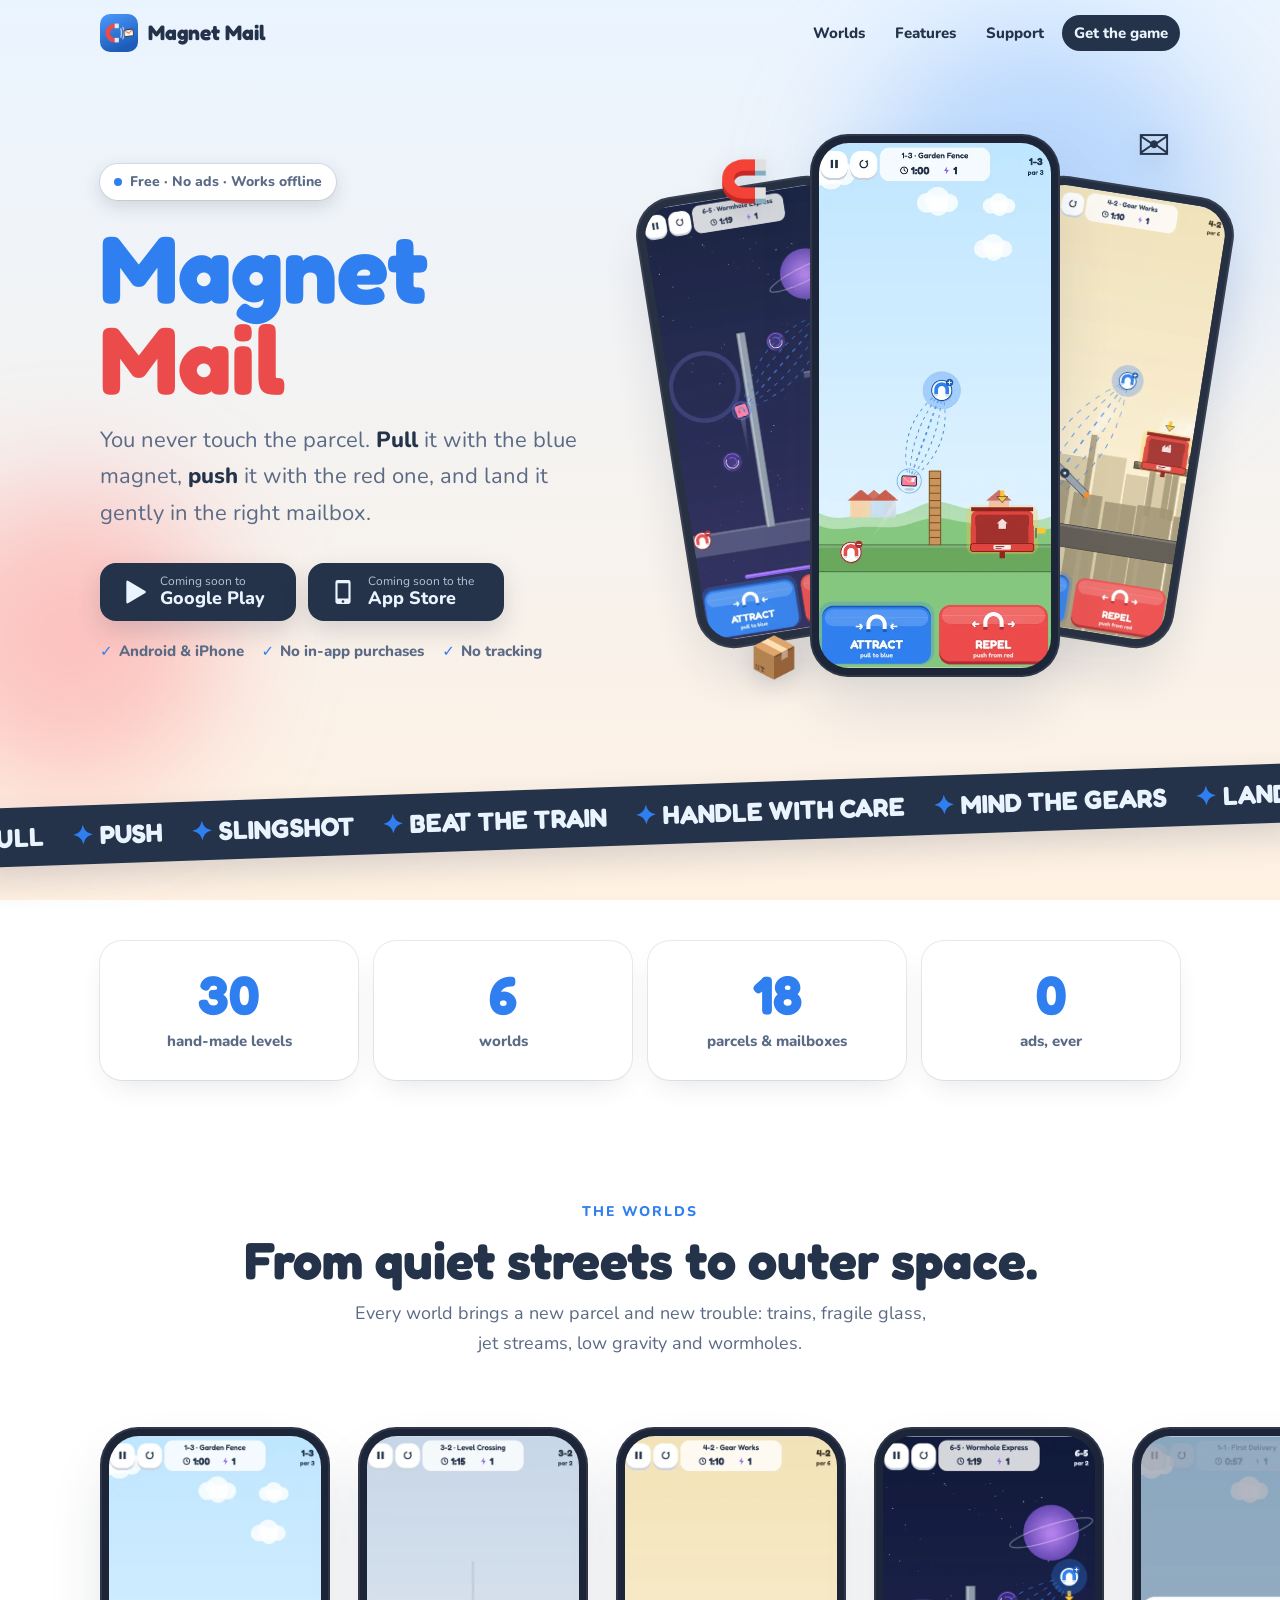
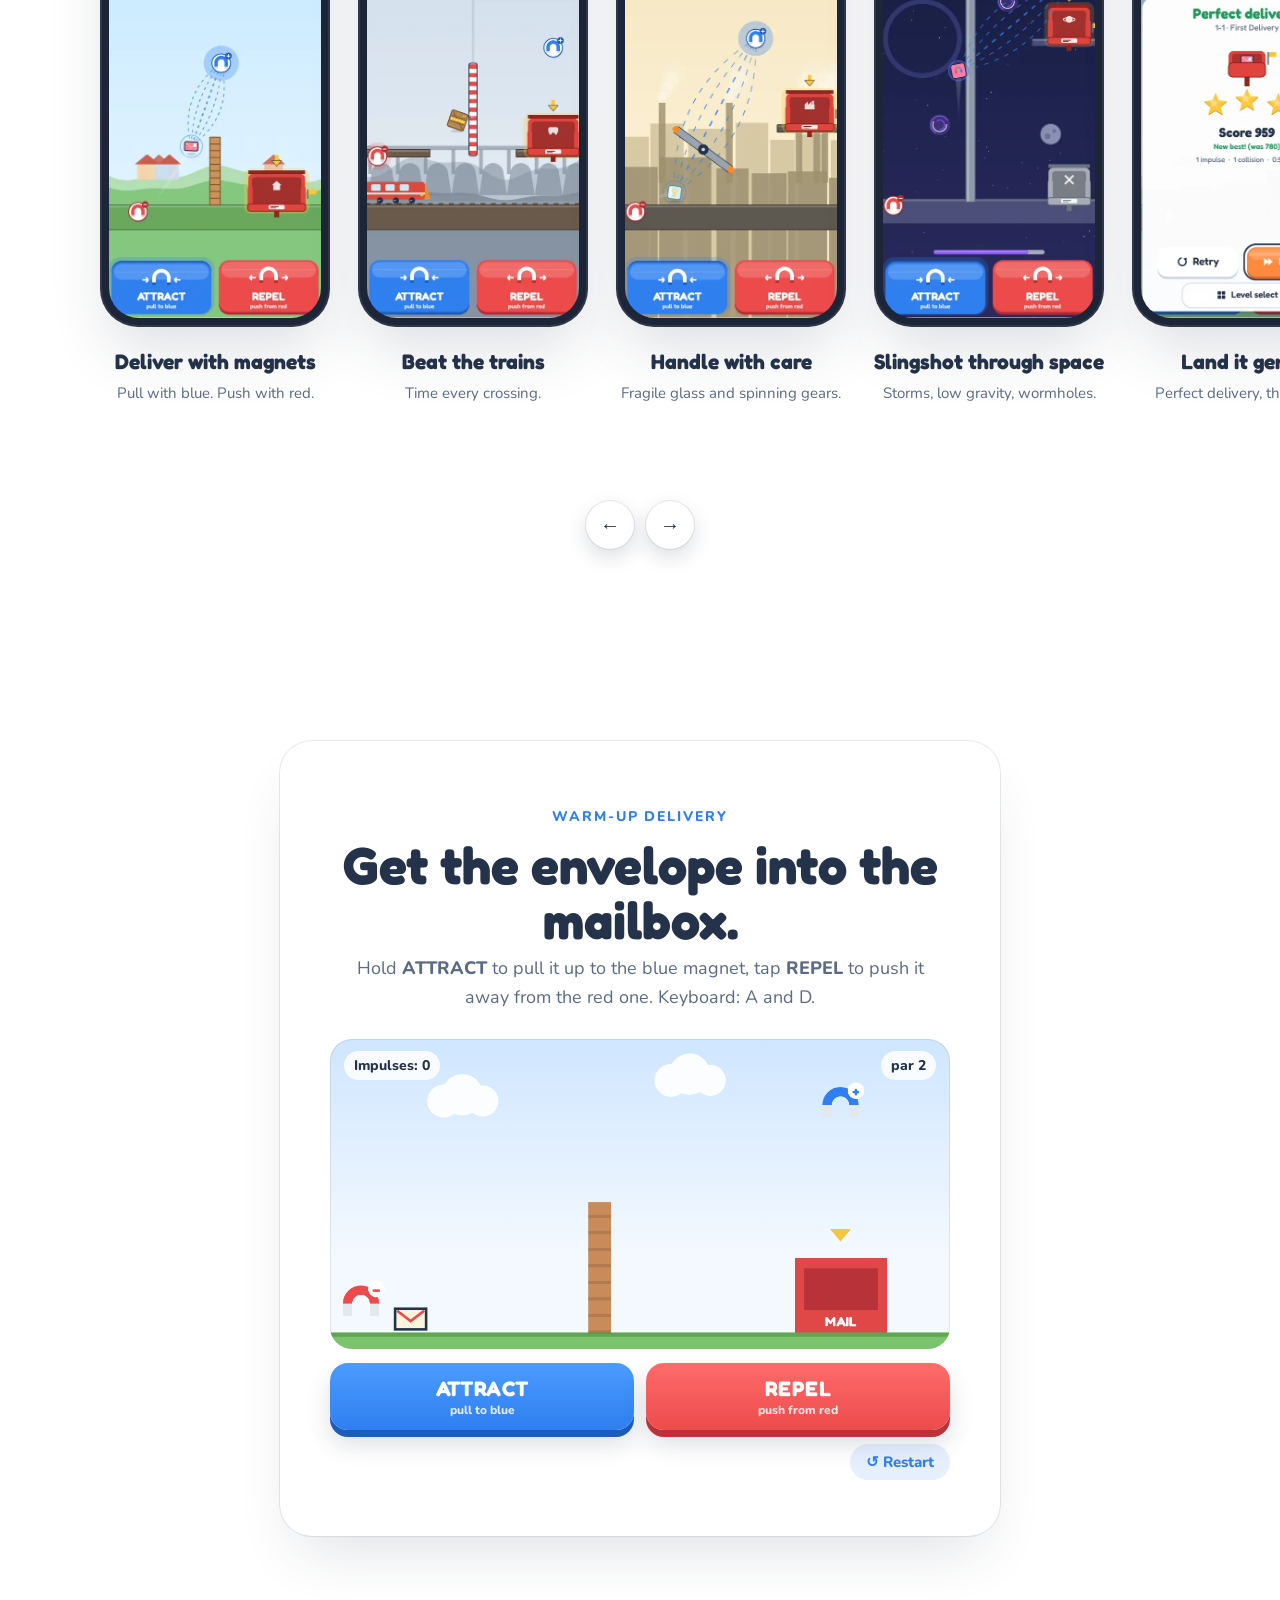
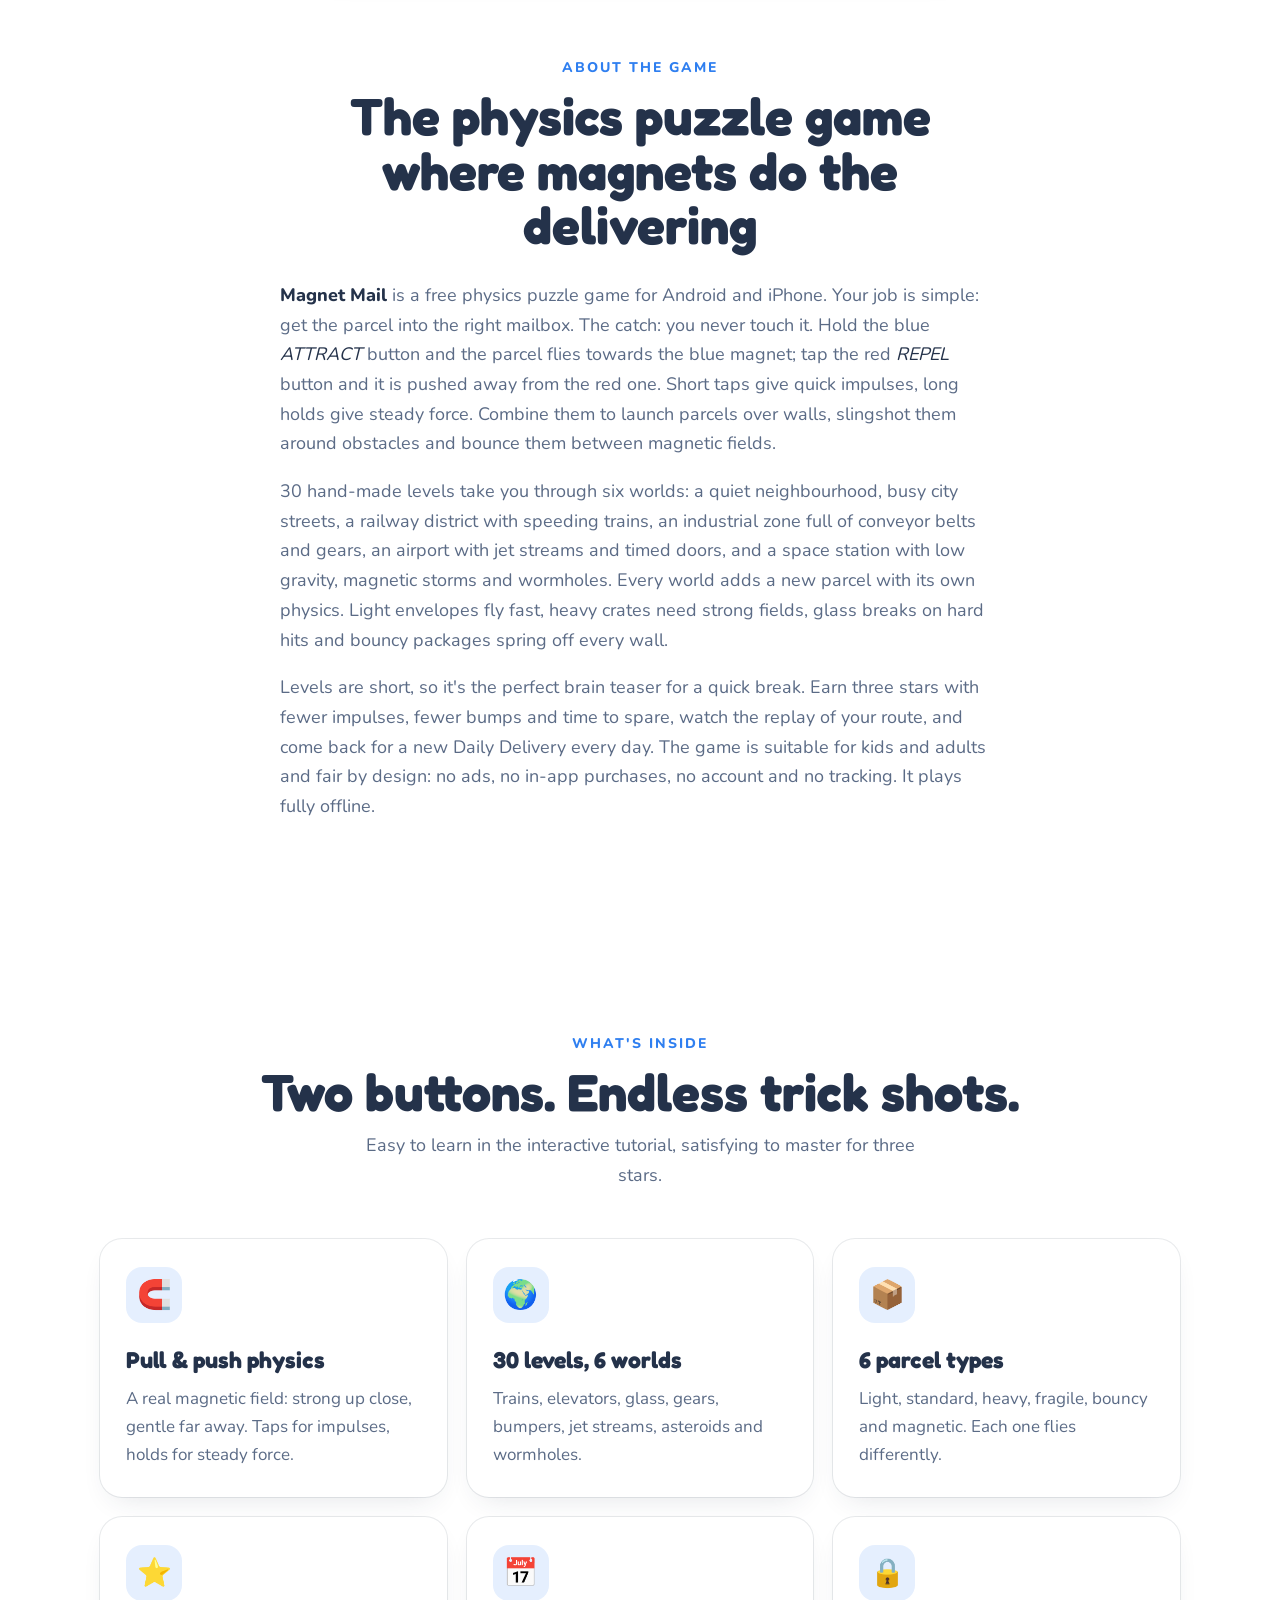
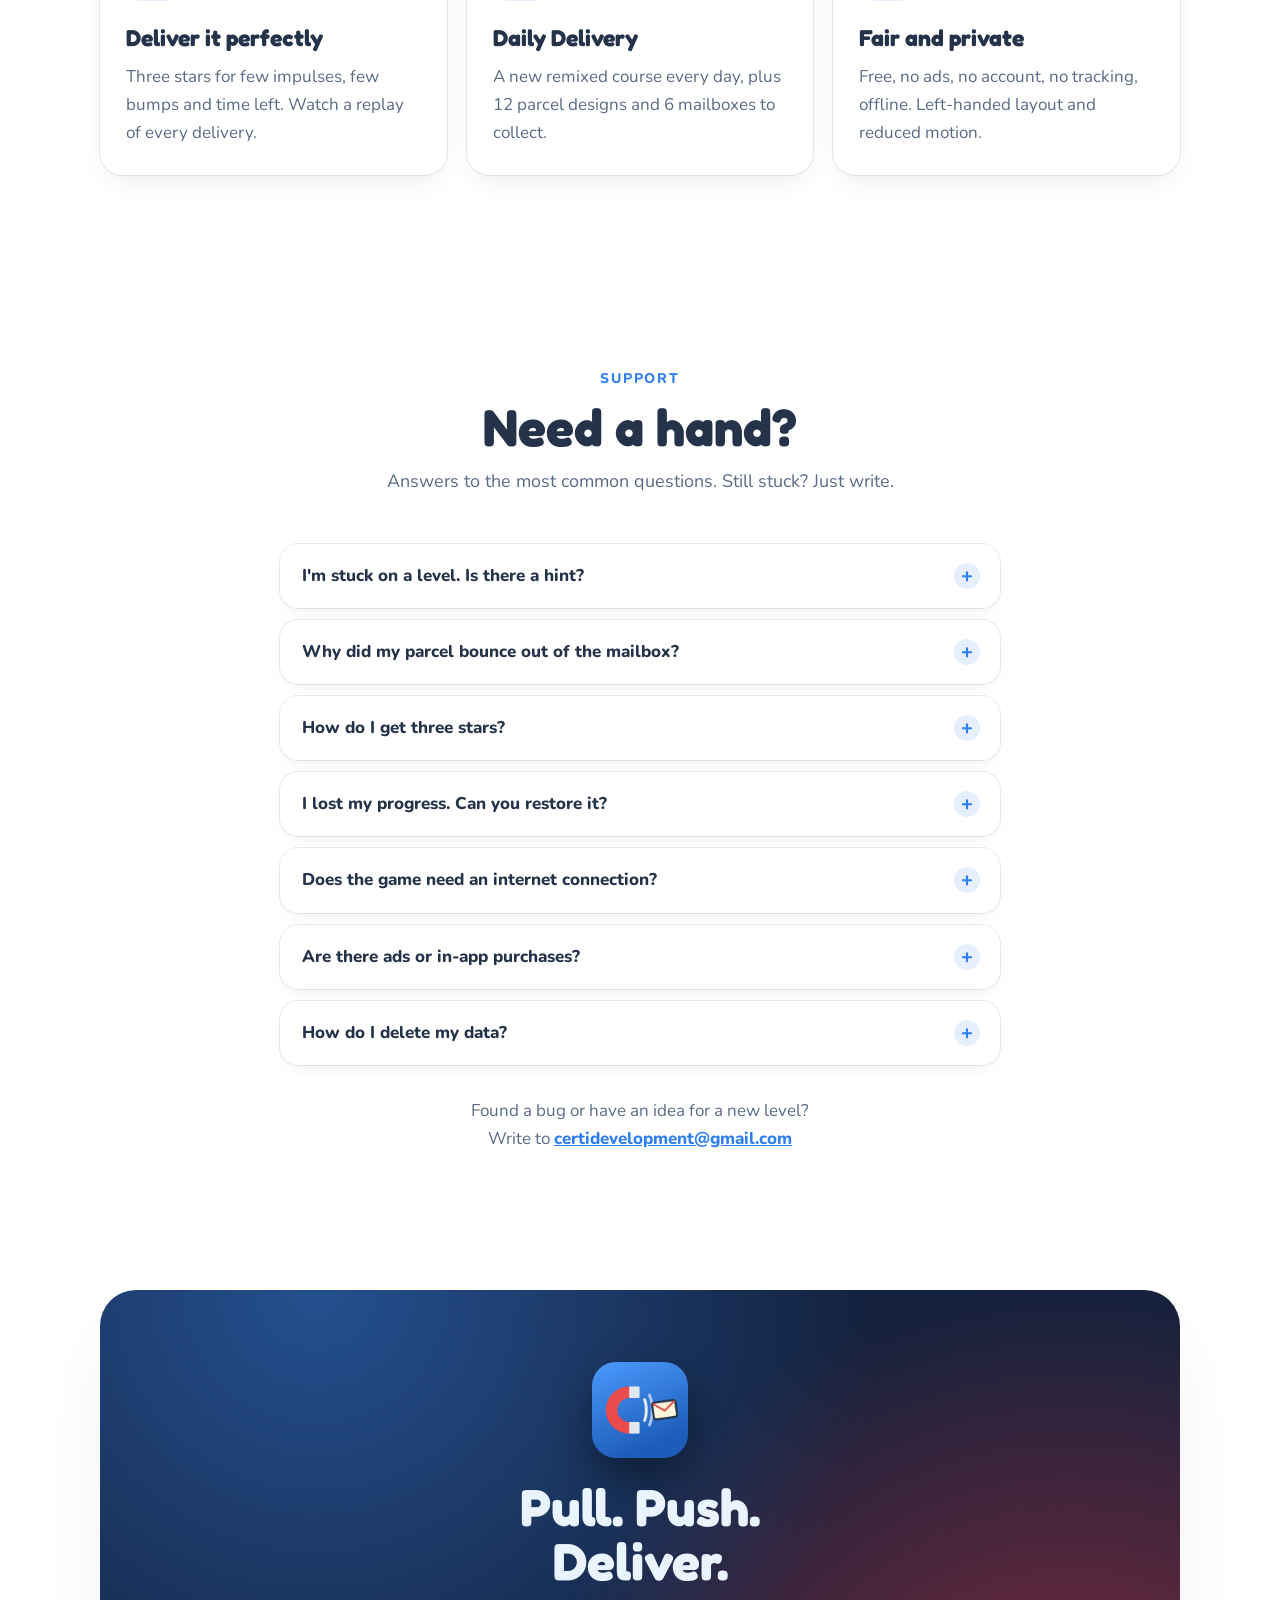
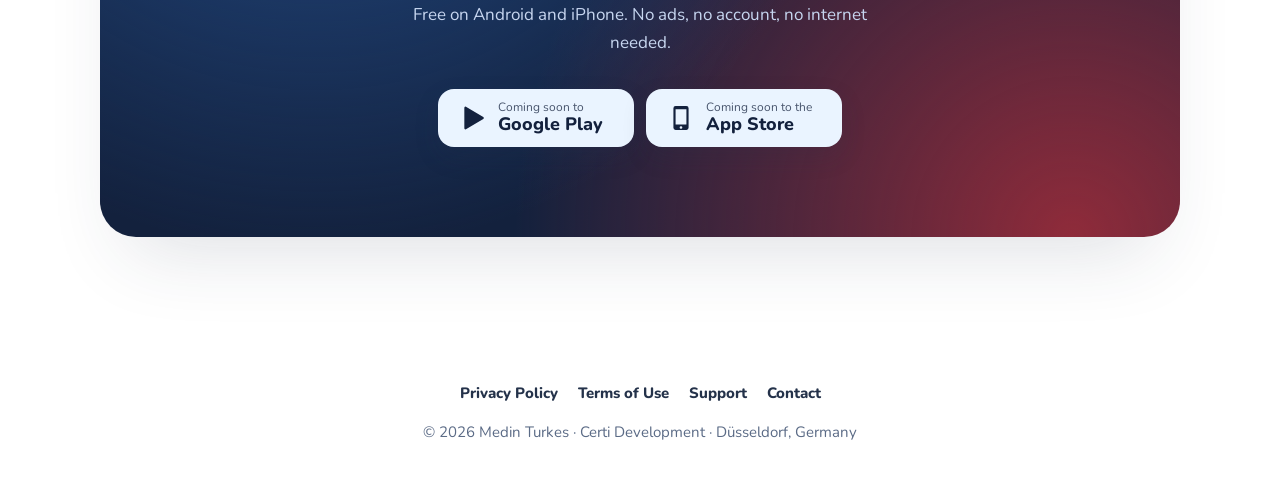
<file: index.html>
<!doctype html>
<html lang="en">
<head>
<meta charset="utf-8">
<meta name="viewport" content="width=device-width, initial-scale=1">
<title>Magnet Mail – Physics Puzzle Game with Magnets for Android &amp; iPhone (Free, No Ads)</title>
<meta name="description" content="Magnet Mail is a free physics puzzle game for Android and iPhone: pull and push parcels with magnets past trains, gears and wormholes into the right mailbox. 30 levels, daily challenge, no ads, works offline.">
<meta name="robots" content="index, follow, max-image-preview:large, max-snippet:-1">
<meta name="author" content="Medin Turkes">
<meta name="application-name" content="Magnet Mail">
<meta name="apple-mobile-web-app-title" content="Magnet Mail">
<meta name="theme-color" content="#EAF4FF" media="(prefers-color-scheme: light)">
<meta name="theme-color" content="#0F1A2E" media="(prefers-color-scheme: dark)">
<link rel="canonical" href="https://metur100.github.io/Magnet.Mail.Landing/">
<link rel="icon" href="favicon.ico" sizes="48x48">
<link rel="icon" type="image/png" sizes="96x96" href="assets/favicon-96.png">
<link rel="icon" type="image/png" sizes="192x192" href="assets/favicon-192.png">
<link rel="apple-touch-icon" href="assets/apple-touch-icon.png">
<link rel="manifest" href="site.webmanifest">
<link rel="preload" href="assets/fonts/Fredoka_700.woff2" as="font" type="font/woff2" crossorigin>
<link rel="preload" href="assets/phone/01-attract.webp" as="image" type="image/webp">
<link rel="stylesheet" href="assets/style.css">

<meta property="og:type" content="website">
<meta property="og:site_name" content="Magnet Mail">
<meta property="og:locale" content="en_US">
<meta property="og:title" content="Magnet Mail – Pull. Push. Deliver.">
<meta property="og:description" content="A free physics puzzle game for Android and iPhone: deliver parcels using nothing but magnets. 30 levels in 6 worlds. No ads, no tracking, fully offline.">
<meta property="og:url" content="https://metur100.github.io/Magnet.Mail.Landing/">
<meta property="og:image" content="https://metur100.github.io/Magnet.Mail.Landing/assets/og-image.jpg">
<meta property="og:image:width" content="1200">
<meta property="og:image:height" content="630">
<meta property="og:image:alt" content="Magnet Mail app icon next to phones showing parcels pulled by magnets towards a mailbox">
<meta name="twitter:card" content="summary_large_image">
<meta name="twitter:title" content="Magnet Mail – Pull. Push. Deliver.">
<meta name="twitter:description" content="A free physics puzzle game: deliver parcels using nothing but magnets. No ads, no tracking, fully offline.">
<meta name="twitter:image" content="https://metur100.github.io/Magnet.Mail.Landing/assets/og-image.jpg">
<meta name="twitter:image:alt" content="Magnet Mail app icon next to phones showing parcels pulled by magnets towards a mailbox">

<script type="application/ld+json">
{
  "@context": "https://schema.org",
  "@graph": [
    {
      "@type": "WebSite",
      "@id": "https://metur100.github.io/Magnet.Mail.Landing/#website",
      "url": "https://metur100.github.io/Magnet.Mail.Landing/",
      "name": "Magnet Mail",
      "inLanguage": "en",
      "publisher": { "@id": "https://metur100.github.io/Magnet.Mail.Landing/#org" }
    },
    {
      "@type": "Organization",
      "@id": "https://metur100.github.io/Magnet.Mail.Landing/#org",
      "name": "Certi Development",
      "founder": { "@type": "Person", "name": "Medin Turkes" },
      "email": "certidevelopment@gmail.com",
      "logo": "https://metur100.github.io/Magnet.Mail.Landing/assets/icon-512.png",
      "address": { "@type": "PostalAddress", "addressLocality": "Düsseldorf", "addressRegion": "NRW", "addressCountry": "DE" }
    },
    {
      "@type": ["MobileApplication", "VideoGame"],
      "@id": "https://metur100.github.io/Magnet.Mail.Landing/#app",
      "name": "Magnet Mail",
      "url": "https://metur100.github.io/Magnet.Mail.Landing/",
      "description": "A physics puzzle game where you deliver parcels using only magnetic force: pull with the blue magnet, push with the red one. 30 levels in 6 worlds, 6 parcel types with their own physics, a daily challenge and collectible parcels and mailboxes. Free, no ads, no tracking, fully offline.",
      "operatingSystem": "Android, iOS",
      "applicationCategory": "GameApplication",
      "applicationSubCategory": "Puzzle game",
      "genre": ["Puzzle", "Physics", "Casual"],
      "gamePlatform": ["Android", "iOS"],
      "playMode": "SinglePlayer",
      "numberOfPlayers": { "@type": "QuantitativeValue", "value": 1 },
      "softwareVersion": "1.0.0",
      "inLanguage": "en",
      "isAccessibleForFree": true,
      "image": "https://metur100.github.io/Magnet.Mail.Landing/assets/icon-512.png",
      "screenshot": [
        "https://metur100.github.io/Magnet.Mail.Landing/assets/phone/01-attract.webp",
        "https://metur100.github.io/Magnet.Mail.Landing/assets/phone/02-trains.webp",
        "https://metur100.github.io/Magnet.Mail.Landing/assets/phone/04-space.webp",
        "https://metur100.github.io/Magnet.Mail.Landing/assets/phone/05-delivered.webp"
      ],
      "offers": { "@type": "Offer", "price": "0", "priceCurrency": "EUR" },
      "author": { "@type": "Person", "name": "Medin Turkes" },
      "publisher": { "@id": "https://metur100.github.io/Magnet.Mail.Landing/#org" },
      "privacyPolicy": "https://metur100.github.io/Magnet.Mail.Landing/privacy.html"
    },
    {
      "@type": "FAQPage",
      "mainEntity": [
        { "@type": "Question", "name": "I'm stuck on a level. Is there a hint?", "acceptedAnswer": { "@type": "Answer", "text": "Yes. After a failed attempt choose Retry with a hint: the game shows a working route with every ATTRACT and REPEL press marked. Hints are free." } },
        { "@type": "Question", "name": "Why did my parcel bounce out of the mailbox?", "acceptedAnswer": { "@type": "Answer", "text": "It was the wrong mailbox, or the parcel came in too fast. Read the address on the mailbox and slow the parcel down by releasing ATTRACT a little earlier." } },
        { "@type": "Question", "name": "Can lost progress be restored?", "acceptedAnswer": { "@type": "Answer", "text": "Progress is stored only on your device, so it can't be restored after uninstalling the game or resetting progress." } },
        { "@type": "Question", "name": "Does Magnet Mail need an internet connection?", "acceptedAnswer": { "@type": "Answer", "text": "No. Everything, including the Daily Delivery, works fully offline." } },
        { "@type": "Question", "name": "Are there ads or in-app purchases?", "acceptedAnswer": { "@type": "Answer", "text": "No. The game is completely free, with no ads and no in-app purchases." } }
      ]
    }
  ]
}
</script>
<script>document.documentElement.classList.add('js');</script>
</head>
<body>
<div class="progress" id="progress" aria-hidden="true"></div>

<header class="top" id="top">
  <div class="wrap">
    <a class="brand" href="./"><img src="assets/favicon-96.png" alt="" width="38" height="38">Magnet Mail</a>
    <nav>
      <a class="opt" href="#worlds">Worlds</a>
      <a class="opt" href="#features">Features</a>
      <a class="opt" href="#support">Support</a>
      <a class="pill" href="#download">Get the game</a>
    </nav>
  </div>
</header>

<main>
  <!-- Hero -->
  <div class="hero">
    <div class="blob b1"></div>
    <div class="blob b2"></div>
    <div class="wrap hero-grid">
      <div>
        <span class="eyebrow reveal"><span class="dot"></span>Free · No ads · Works offline</span>
        <h1 class="reveal" style="--i:1">
          <span class="line" style="color:var(--accent)">Magnet</span>
          <span class="line"><span class="hot" style="color:var(--accent2)">Mail</span></span>
        </h1>
        <p class="tag reveal" style="--i:2">You never touch the parcel. <strong>Pull</strong> it with the blue magnet, <strong>push</strong> it with the red one, and land it gently in the right mailbox.</p>

        <!-- Store links: replace href="#" with the real URLs and remove aria-disabled once live:
             Google Play: https://play.google.com/store/apps/details?id=com.certidevelopment.magnetmail
             App Store:   https://apps.apple.com/app/idXXXXXXXXXX -->
        <div class="stores reveal" style="--i:3">
          <a class="store" href="#" aria-disabled="true">
            <svg viewBox="0 0 24 24" aria-hidden="true"><path d="M4 2.5v19a1 1 0 0 0 1.5.86l16-9.5a1 1 0 0 0 0-1.72l-16-9.5A1 1 0 0 0 4 2.5z"/></svg>
            <div><small>Coming soon to</small><span>Google Play</span></div>
          </a>
          <a class="store" href="#" aria-disabled="true">
            <svg viewBox="0 0 24 24" aria-hidden="true"><path d="M7 1h10a2 2 0 0 1 2 2v18a2 2 0 0 1-2 2H7a2 2 0 0 1-2-2V3a2 2 0 0 1 2-2zm0 3v14h10V4H7zm5 15.5a1.25 1.25 0 1 0 0 2.5 1.25 1.25 0 0 0 0-2.5z"/></svg>
            <div><small>Coming soon to the</small><span>App Store</span></div>
          </a>
        </div>
        <ul class="checks reveal" style="--i:4">
          <li>Android &amp; iPhone</li>
          <li>No in-app purchases</li>
          <li>No tracking</li>
        </ul>
      </div>

      <div class="phones parallax" data-speed="-0.08" aria-hidden="true">
        <div class="phone-set reveal zoom" style="--i:2">
          <div class="phone p-left float slow"><img src="assets/phone/04-space.webp" alt="" width="480" height="1043"></div>
          <div class="phone p-right float slower"><img src="assets/phone/03-industrial.webp" alt="" width="480" height="1043"></div>
          <div class="phone p-main float"><img src="assets/phone/01-attract.webp" alt="" width="480" height="1043"></div>
          <span class="sticker s1">🧲</span>
          <span class="sticker s2">✉️</span>
          <span class="sticker s3">📦</span>
        </div>
      </div>
    </div>
  </div>

  <!-- Marquee -->
  <div class="marquee" aria-hidden="true">
    <div class="track">
      <span>PULL<em>✦</em> PUSH<em>✦</em> SLINGSHOT<em>✦</em> BEAT THE TRAIN<em>✦</em> HANDLE WITH CARE<em>✦</em> MIND THE GEARS<em>✦</em> LAND IT GENTLY<em>✦</em> DELIVERED!<em>✦</em></span>
      <span>PULL<em>✦</em> PUSH<em>✦</em> SLINGSHOT<em>✦</em> BEAT THE TRAIN<em>✦</em> HANDLE WITH CARE<em>✦</em> MIND THE GEARS<em>✦</em> LAND IT GENTLY<em>✦</em> DELIVERED!<em>✦</em></span>
    </div>
  </div>

  <!-- Stats -->
  <section>
    <div class="wrap">
      <div class="stats">
        <div class="stat reveal" style="--i:0"><b data-count="30">30</b><span>hand-made levels</span></div>
        <div class="stat reveal" style="--i:1"><b data-count="6">6</b><span>worlds</span></div>
        <div class="stat reveal" style="--i:2"><b data-count="18">18</b><span>parcels &amp; mailboxes</span></div>
        <div class="stat reveal" style="--i:3"><b>0</b><span>ads, ever</span></div>
      </div>
    </div>
  </section>

  <!-- Gallery -->
  <section id="worlds" style="padding-top:24px">
    <div class="wrap">
      <span class="kicker reveal">The worlds</span>
      <h2 class="reveal" style="--i:1">From quiet streets to outer space.</h2>
      <p class="lead reveal" style="--i:2">Every world brings a new parcel and new trouble: trains, fragile glass, jet streams, low gravity and wormholes.</p>
    </div>
    <div class="gallery-wrap">
      <div class="gallery" id="gallery" tabindex="0" aria-label="Screenshots">
        <figure class="shot reveal" style="--i:0"><div class="phone"><img src="assets/phone/01-attract.webp" width="480" height="1043" loading="lazy" alt="An envelope being pulled over a garden fence towards the blue magnet"></div><figcaption><h3>Deliver with magnets</h3><p>Pull with blue. Push with red.</p></figcaption></figure>
        <figure class="shot reveal" style="--i:1"><div class="phone"><img src="assets/phone/02-trains.webp" width="480" height="1043" loading="lazy" alt="A heavy crate pushed across a level crossing while a train passes"></div><figcaption><h3>Beat the trains</h3><p>Time every crossing.</p></figcaption></figure>
        <figure class="shot reveal" style="--i:2"><div class="phone"><img src="assets/phone/03-industrial.webp" width="480" height="1043" loading="lazy" alt="A fragile glass parcel guided past a spinning gear in the industrial zone"></div><figcaption><h3>Handle with care</h3><p>Fragile glass and spinning gears.</p></figcaption></figure>
        <figure class="shot reveal" style="--i:3"><div class="phone"><img src="assets/phone/04-space.webp" width="480" height="1043" loading="lazy" alt="A magnetic parcel slingshotting through a space station with wormholes"></div><figcaption><h3>Slingshot through space</h3><p>Storms, low gravity, wormholes.</p></figcaption></figure>
        <figure class="shot reveal" style="--i:4"><div class="phone"><img src="assets/phone/05-delivered.webp" width="480" height="1043" loading="lazy" alt="Perfect delivery screen with three stars"></div><figcaption><h3>Land it gently</h3><p>Perfect delivery, three stars.</p></figcaption></figure>
        <figure class="shot reveal" style="--i:5"><div class="phone"><img src="assets/phone/06-worlds.webp" width="480" height="1043" loading="lazy" alt="World map with six worlds"></div><figcaption><h3>6 worlds</h3><p>Streets, trains, factories and more.</p></figcaption></figure>
        <figure class="shot reveal" style="--i:6"><div class="phone"><img src="assets/phone/07-collection.webp" width="480" height="1043" loading="lazy" alt="Parcel collection with gifts, pizza boxes and air mail"></div><figcaption><h3>Collect them all</h3><p>12 parcels and 6 mailboxes.</p></figcaption></figure>
        <figure class="shot reveal" style="--i:7"><div class="phone"><img src="assets/phone/08-menu.webp" width="480" height="1043" loading="lazy" alt="Main menu with the Daily Delivery"></div><figcaption><h3>A new delivery every day</h3><p>Daily Delivery with your own records.</p></figcaption></figure>
      </div>
      <div class="gallery-nav">
        <button type="button" data-dir="-1" aria-label="Previous screenshots">←</button>
        <button type="button" data-dir="1" aria-label="Next screenshots">→</button>
      </div>
    </div>
  </section>

  <!-- Try it -->
  <section>
    <div class="wrap narrow">
      <div class="tryit reveal zoom" id="tryit">
        <span class="kicker">Warm-up delivery</span>
        <h2>Get the envelope into the mailbox.</h2>
        <p class="lead">Hold <strong>ATTRACT</strong> to pull it up to the blue magnet, tap <strong>REPEL</strong> to push it away from the red one. Keyboard: A and D.</p>
        <div class="toy">
          <canvas id="toy" width="1200" height="600" aria-label="Mini game: a parcel, a blue magnet, a red magnet and a mailbox"></canvas>
          <div class="toy-hud" aria-hidden="true"><span id="toy-impulses">Impulses: 0</span><span>par 2</span></div>
          <div class="pad">
            <button type="button" class="attract" id="btn-attract">ATTRACT<small>pull to blue</small></button>
            <button type="button" class="repel" id="btn-repel">REPEL<small>push from red</small></button>
          </div>
          <div class="toy-foot">
            <p class="toy-msg" id="toy-msg" aria-live="polite"></p>
            <button type="button" class="reset" id="toy-reset">↺ Restart</button>
          </div>
        </div>
      </div>
    </div>
  </section>

  <!-- About -->
  <section id="about" style="padding-top:24px">
    <div class="wrap narrow about">
      <span class="kicker reveal">About the game</span>
      <h2 class="reveal" style="--i:1">The physics puzzle game where magnets do the delivering</h2>
      <p class="reveal" style="--i:2"><strong>Magnet Mail</strong> is a free physics puzzle game for Android and iPhone. Your job is simple: get the parcel into the right mailbox. The catch: you never touch it. Hold the blue <em>ATTRACT</em> button and the parcel flies towards the blue magnet; tap the red <em>REPEL</em> button and it is pushed away from the red one. Short taps give quick impulses, long holds give steady force. Combine them to launch parcels over walls, slingshot them around obstacles and bounce them between magnetic fields.</p>
      <p class="reveal" style="--i:3">30 hand-made levels take you through six worlds: a quiet neighbourhood, busy city streets, a railway district with speeding trains, an industrial zone full of conveyor belts and gears, an airport with jet streams and timed doors, and a space station with low gravity, magnetic storms and wormholes. Every world adds a new parcel with its own physics. Light envelopes fly fast, heavy crates need strong fields, glass breaks on hard hits and bouncy packages spring off every wall.</p>
      <p class="reveal" style="--i:4">Levels are short, so it's the perfect brain teaser for a quick break. Earn three stars with fewer impulses, fewer bumps and time to spare, watch the replay of your route, and come back for a new Daily Delivery every day. The game is suitable for kids and adults and fair by design: no ads, no in-app purchases, no account and no tracking. It plays fully offline.</p>
    </div>
  </section>

  <!-- Features -->
  <section id="features">
    <div class="wrap">
      <span class="kicker reveal">What's inside</span>
      <h2 class="reveal" style="--i:1">Two buttons. Endless trick shots.</h2>
      <p class="lead reveal" style="--i:2">Easy to learn in the interactive tutorial, satisfying to master for three stars.</p>
      <div class="grid">
        <div class="feature reveal" style="--i:0"><div class="ico" aria-hidden="true">🧲</div><h3>Pull &amp; push physics</h3><p>A real magnetic field: strong up close, gentle far away. Taps for impulses, holds for steady force.</p></div>
        <div class="feature reveal" style="--i:1"><div class="ico" aria-hidden="true">🌍</div><h3>30 levels, 6 worlds</h3><p>Trains, elevators, glass, gears, bumpers, jet streams, asteroids and wormholes.</p></div>
        <div class="feature reveal" style="--i:2"><div class="ico" aria-hidden="true">📦</div><h3>6 parcel types</h3><p>Light, standard, heavy, fragile, bouncy and magnetic. Each one flies differently.</p></div>
        <div class="feature reveal" style="--i:0"><div class="ico" aria-hidden="true">⭐</div><h3>Deliver it perfectly</h3><p>Three stars for few impulses, few bumps and time left. Watch a replay of every delivery.</p></div>
        <div class="feature reveal" style="--i:1"><div class="ico" aria-hidden="true">📅</div><h3>Daily Delivery</h3><p>A new remixed course every day, plus 12 parcel designs and 6 mailboxes to collect.</p></div>
        <div class="feature reveal" style="--i:2"><div class="ico" aria-hidden="true">🔒</div><h3>Fair and private</h3><p>Free, no ads, no account, no tracking, offline. Left-handed layout and reduced motion.</p></div>
      </div>
    </div>
  </section>

  <!-- Support -->
  <section id="support">
    <div class="wrap narrow">
      <span class="kicker reveal">Support</span>
      <h2 class="reveal" style="--i:1">Need a hand?</h2>
      <p class="lead reveal" style="--i:2">Answers to the most common questions. Still stuck? Just write.</p>
      <div class="faq">
        <details class="reveal">
          <summary>I'm stuck on a level. Is there a hint?</summary>
          <p>Yes. After a failed attempt choose <em>Retry with a hint</em>: the game shows a working route with every ATTRACT and REPEL press marked. Hints are free.</p>
        </details>
        <details class="reveal">
          <summary>Why did my parcel bounce out of the mailbox?</summary>
          <p>Either it was the wrong mailbox (check the address – wrong ones are marked with an ✕), or the parcel came in too fast. Release ATTRACT a little earlier so it slows down.</p>
        </details>
        <details class="reveal">
          <summary>How do I get three stars?</summary>
          <p>Deliver with no more impulses than the level's par, few collisions, no wrong mailbox and at least 30 % of the time left.</p>
        </details>
        <details class="reveal">
          <summary>I lost my progress. Can you restore it?</summary>
          <p>Progress is stored only on your device. We never receive it, so it can't be restored after uninstalling the game or resetting progress.</p>
        </details>
        <details class="reveal">
          <summary>Does the game need an internet connection?</summary>
          <p>No. Everything, including the Daily Delivery, works fully offline.</p>
        </details>
        <details class="reveal">
          <summary>Are there ads or in-app purchases?</summary>
          <p>No. The game is completely free.</p>
        </details>
        <details class="reveal">
          <summary>How do I delete my data?</summary>
          <p>Use Settings → Reset progress in the game, or uninstall it. Nothing is stored anywhere else. See the <a href="privacy.html">privacy policy</a>.</p>
        </details>
      </div>
      <p class="contact reveal">Found a bug or have an idea for a new level?<br>Write to <a href="mailto:certidevelopment@gmail.com">certidevelopment@gmail.com</a></p>
    </div>
  </section>

  <!-- CTA -->
  <section id="download" style="padding-top:24px">
    <div class="wrap">
      <div class="cta reveal zoom">
        <img src="assets/icon-512.png" alt="" width="96" height="96">
        <h2>Pull. Push.<br>Deliver.</h2>
        <p>Free on Android and iPhone. No ads, no account, no internet needed.</p>
        <div class="stores">
          <a class="store" href="#" aria-disabled="true">
            <svg viewBox="0 0 24 24" aria-hidden="true"><path d="M4 2.5v19a1 1 0 0 0 1.5.86l16-9.5a1 1 0 0 0 0-1.72l-16-9.5A1 1 0 0 0 4 2.5z"/></svg>
            <div><small>Coming soon to</small><span>Google Play</span></div>
          </a>
          <a class="store" href="#" aria-disabled="true">
            <svg viewBox="0 0 24 24" aria-hidden="true"><path d="M7 1h10a2 2 0 0 1 2 2v18a2 2 0 0 1-2 2H7a2 2 0 0 1-2-2V3a2 2 0 0 1 2-2zm0 3v14h10V4H7zm5 15.5a1.25 1.25 0 1 0 0 2.5 1.25 1.25 0 0 0 0-2.5z"/></svg>
            <div><small>Coming soon to the</small><span>App Store</span></div>
          </a>
        </div>
      </div>
    </div>
  </section>
</main>

<footer>
  <div class="wrap">
    <nav>
      <a href="privacy.html">Privacy Policy</a>
      <a href="terms.html">Terms of Use</a>
      <a href="#support">Support</a>
      <a href="mailto:certidevelopment@gmail.com">Contact</a>
    </nav>
    <p>© 2026 Medin Turkes · Certi Development · Düsseldorf, Germany</p>
  </div>
</footer>

<script src="assets/main.js" defer></script>
</body>
</html>
</file>
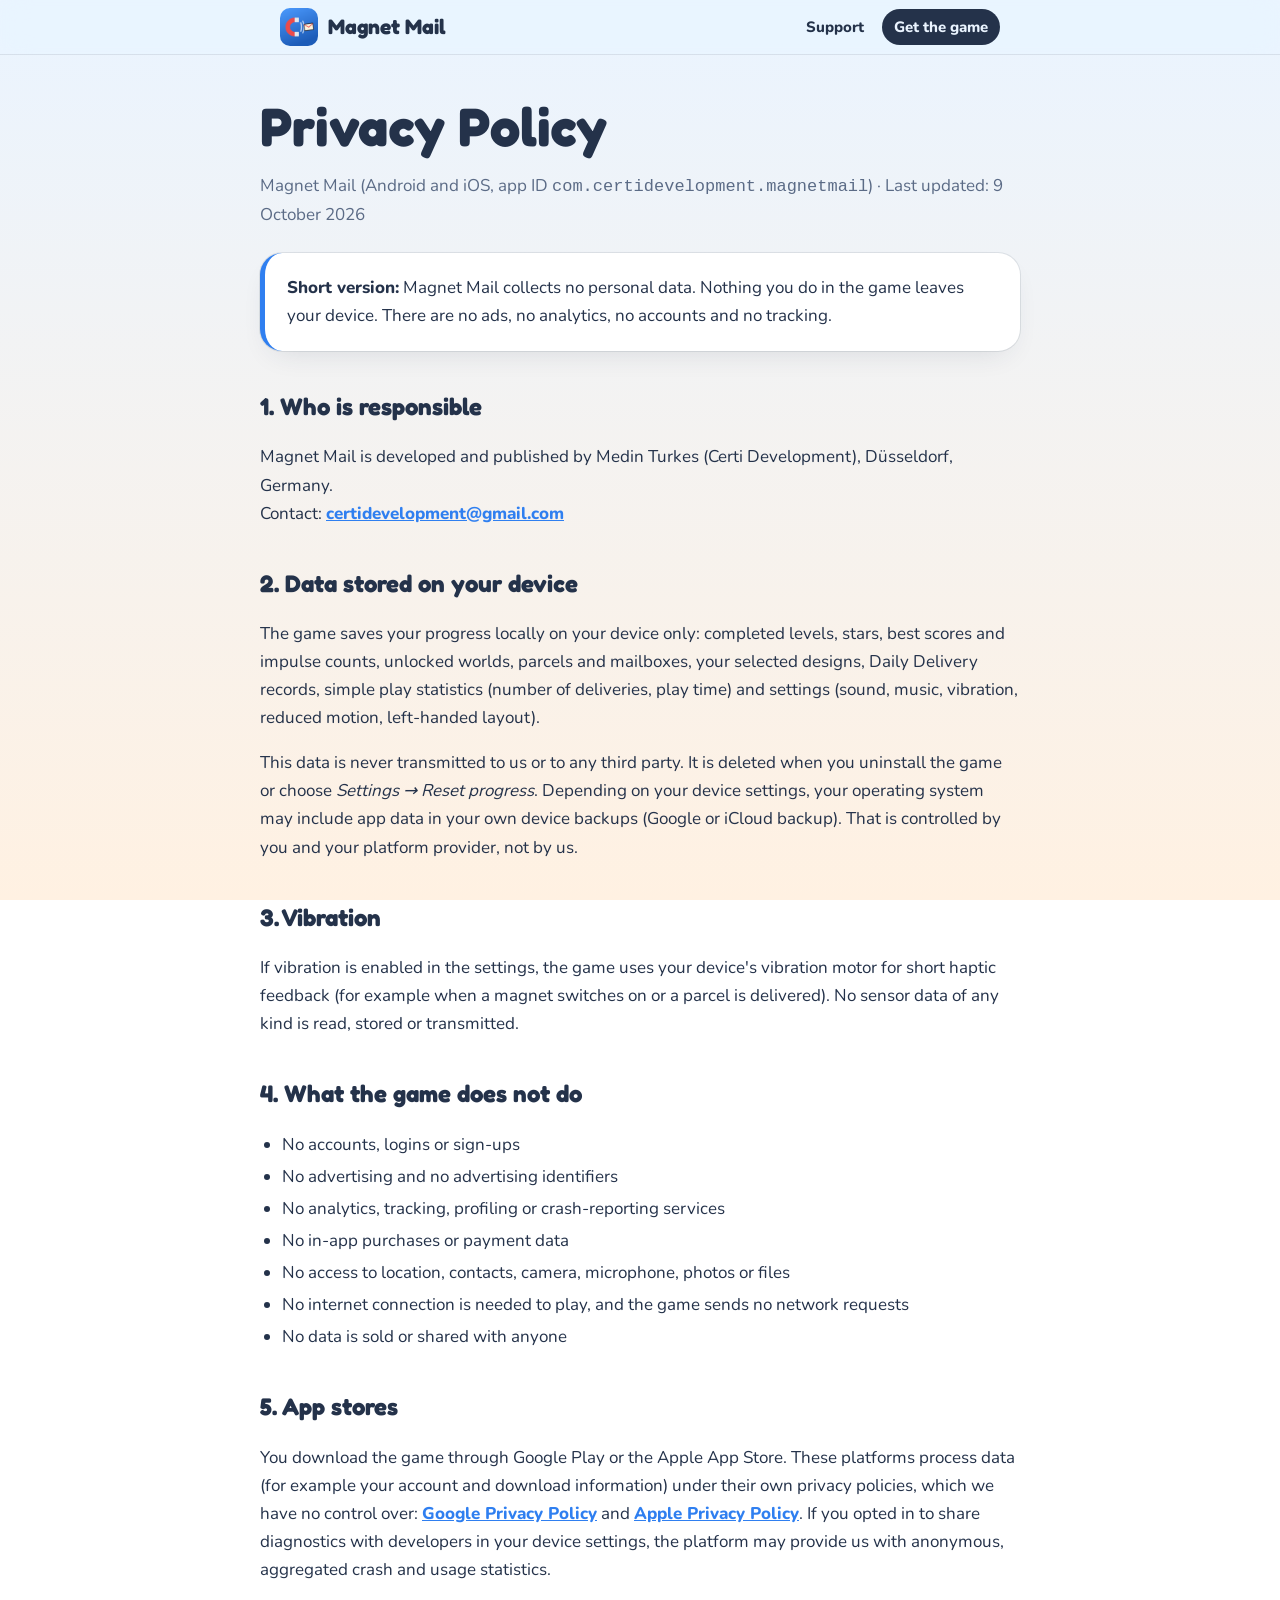
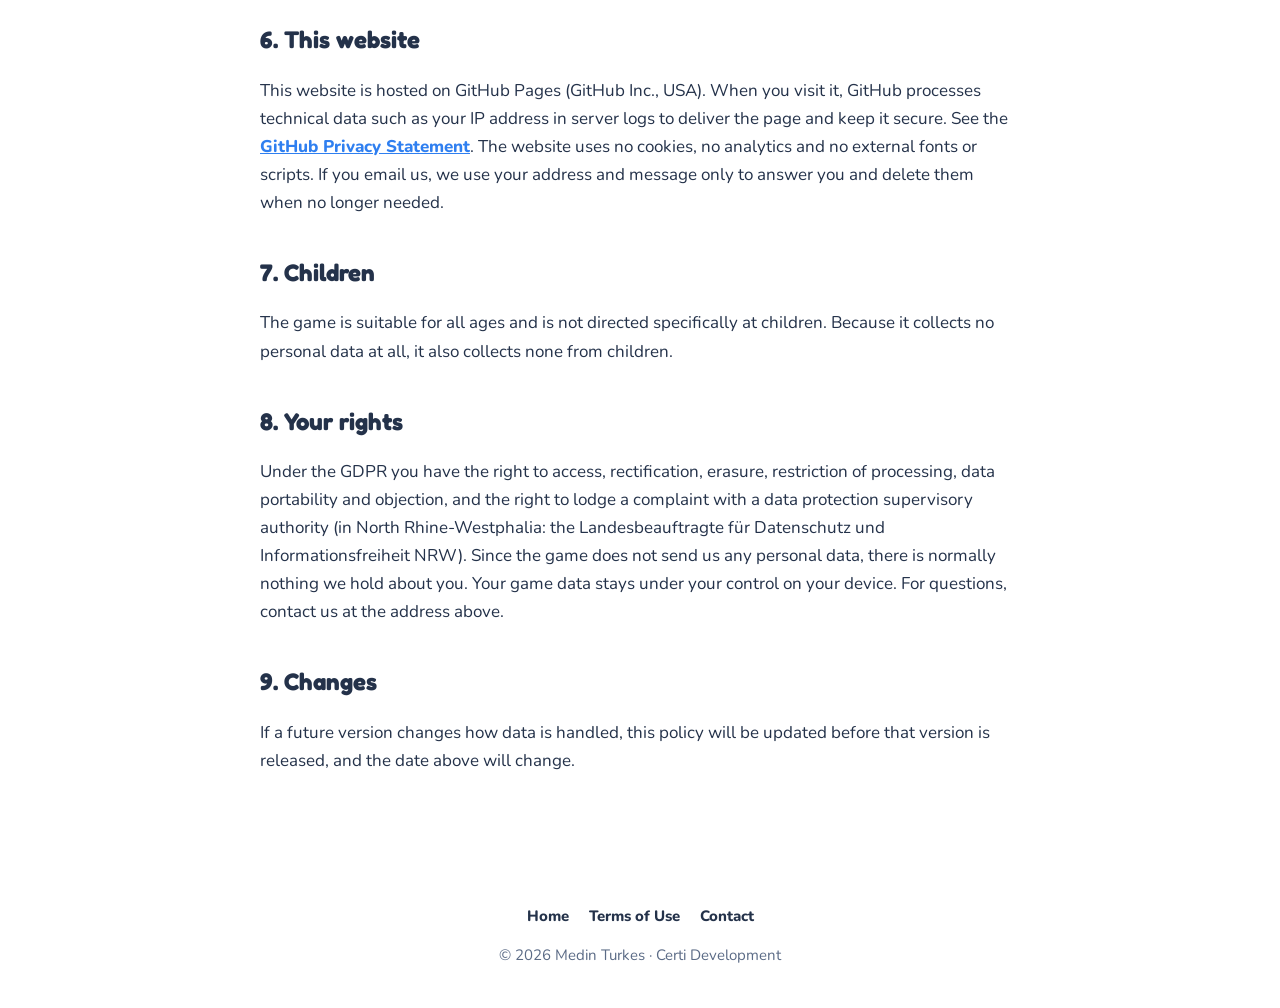
<file: privacy.html>
<!doctype html>
<html lang="en">
<head>
<meta charset="utf-8">
<meta name="viewport" content="width=device-width, initial-scale=1">
<title>Privacy Policy – Magnet Mail</title>
<meta name="description" content="Privacy policy for the mobile game Magnet Mail The game collects no personal data.">
<link rel="canonical" href="https://metur100.github.io/Magnet.Mail.Landing/privacy.html">
<meta name="robots" content="index, follow">
<meta name="theme-color" content="#EAF4FF" media="(prefers-color-scheme: light)">
<meta name="theme-color" content="#0F1A2E" media="(prefers-color-scheme: dark)">
<link rel="icon" href="favicon.ico" sizes="48x48">
<link rel="icon" type="image/png" sizes="96x96" href="assets/favicon-96.png">
<link rel="apple-touch-icon" href="assets/apple-touch-icon.png">
<link rel="manifest" href="site.webmanifest">
<meta property="og:type" content="article">
<meta property="og:site_name" content="Magnet Mail">
<meta property="og:title" content="Privacy Policy – Magnet Mail">
<meta property="og:url" content="https://metur100.github.io/Magnet.Mail.Landing/privacy.html">
<meta property="og:image" content="https://metur100.github.io/Magnet.Mail.Landing/assets/og-image.jpg">
<meta name="twitter:card" content="summary_large_image">
<script type="application/ld+json">
{"@context":"https://schema.org","@type":"BreadcrumbList","itemListElement":[{"@type":"ListItem","position":1,"name":"Magnet Mail","item":"https://metur100.github.io/Magnet.Mail.Landing/"},{"@type":"ListItem","position":2,"name":"Privacy Policy","item":"https://metur100.github.io/Magnet.Mail.Landing/privacy.html"}]}
</script>
<link rel="stylesheet" href="assets/style.css">
</head>
<body>
<header class="top scrolled">
  <div class="wrap narrow">
    <a class="brand" href="./"><img src="assets/favicon-96.png" alt="" width="38" height="38">Magnet Mail</a>
    <nav><a class="opt" href="./#support">Support</a><a class="pill" href="./#download">Get the game</a></nav>
  </div>
</header>

<main class="wrap narrow doc">
  <h1>Privacy Policy</h1>
  <p class="muted">Magnet Mail (Android and iOS, app ID <code>com.certidevelopment.magnetmail</code>) · Last updated: 9 October 2026</p>

  <div class="card">
    <p><strong>Short version:</strong> Magnet Mail collects no personal data. Nothing you do in the game leaves your device. There are no ads, no analytics, no accounts and no tracking.</p>
  </div>

  <h2>1. Who is responsible</h2>
  <p>Magnet Mail is developed and published by Medin Turkes (Certi Development), Düsseldorf, Germany.<br>
  Contact: <a href="mailto:certidevelopment@gmail.com">certidevelopment@gmail.com</a></p>

  <h2>2. Data stored on your device</h2>
  <p>The game saves your progress locally on your device only: completed levels, stars, best scores and impulse counts, unlocked worlds, parcels and mailboxes, your selected designs, Daily Delivery records, simple play statistics (number of deliveries, play time) and settings (sound, music, vibration, reduced motion, left-handed layout).</p>
  <p>This data is never transmitted to us or to any third party. It is deleted when you uninstall the game or choose <em>Settings → Reset progress</em>. Depending on your device settings, your operating system may include app data in your own device backups (Google or iCloud backup). That is controlled by you and your platform provider, not by us.</p>

  <h2>3. Vibration</h2>
  <p>If vibration is enabled in the settings, the game uses your device's vibration motor for short haptic feedback (for example when a magnet switches on or a parcel is delivered). No sensor data of any kind is read, stored or transmitted.</p>

  <h2>4. What the game does not do</h2>
  <ul>
    <li>No accounts, logins or sign-ups</li>
    <li>No advertising and no advertising identifiers</li>
    <li>No analytics, tracking, profiling or crash-reporting services</li>
    <li>No in-app purchases or payment data</li>
    <li>No access to location, contacts, camera, microphone, photos or files</li>
    <li>No internet connection is needed to play, and the game sends no network requests</li>
    <li>No data is sold or shared with anyone</li>
  </ul>

  <h2>5. App stores</h2>
  <p>You download the game through Google Play or the Apple App Store. These platforms process data (for example your account and download information) under their own privacy policies, which we have no control over: <a href="https://policies.google.com/privacy" rel="noopener">Google Privacy Policy</a> and <a href="https://www.apple.com/legal/privacy/" rel="noopener">Apple Privacy Policy</a>. If you opted in to share diagnostics with developers in your device settings, the platform may provide us with anonymous, aggregated crash and usage statistics.</p>

  <h2>6. This website</h2>
  <p>This website is hosted on GitHub Pages (GitHub Inc., USA). When you visit it, GitHub processes technical data such as your IP address in server logs to deliver the page and keep it secure. See the <a href="https://docs.github.com/en/site-policy/privacy-policies/github-general-privacy-statement" rel="noopener">GitHub Privacy Statement</a>. The website uses no cookies, no analytics and no external fonts or scripts. If you email us, we use your address and message only to answer you and delete them when no longer needed.</p>

  <h2>7. Children</h2>
  <p>The game is suitable for all ages and is not directed specifically at children. Because it collects no personal data at all, it also collects none from children.</p>

  <h2>8. Your rights</h2>
  <p>Under the GDPR you have the right to access, rectification, erasure, restriction of processing, data portability and objection, and the right to lodge a complaint with a data protection supervisory authority (in North Rhine-Westphalia: the Landesbeauftragte für Datenschutz und Informationsfreiheit NRW). Since the game does not send us any personal data, there is normally nothing we hold about you. Your game data stays under your control on your device. For questions, contact us at the address above.</p>

  <h2>9. Changes</h2>
  <p>If a future version changes how data is handled, this policy will be updated before that version is released, and the date above will change.</p>
</main>

<footer>
  <div class="wrap">
    <nav>
      <a href="./">Home</a>
      <a href="terms.html">Terms of Use</a>
      <a href="mailto:certidevelopment@gmail.com">Contact</a>
    </nav>
    <p>© 2026 Medin Turkes · Certi Development</p>
  </div>
</footer>
</body>
</html>
</file>
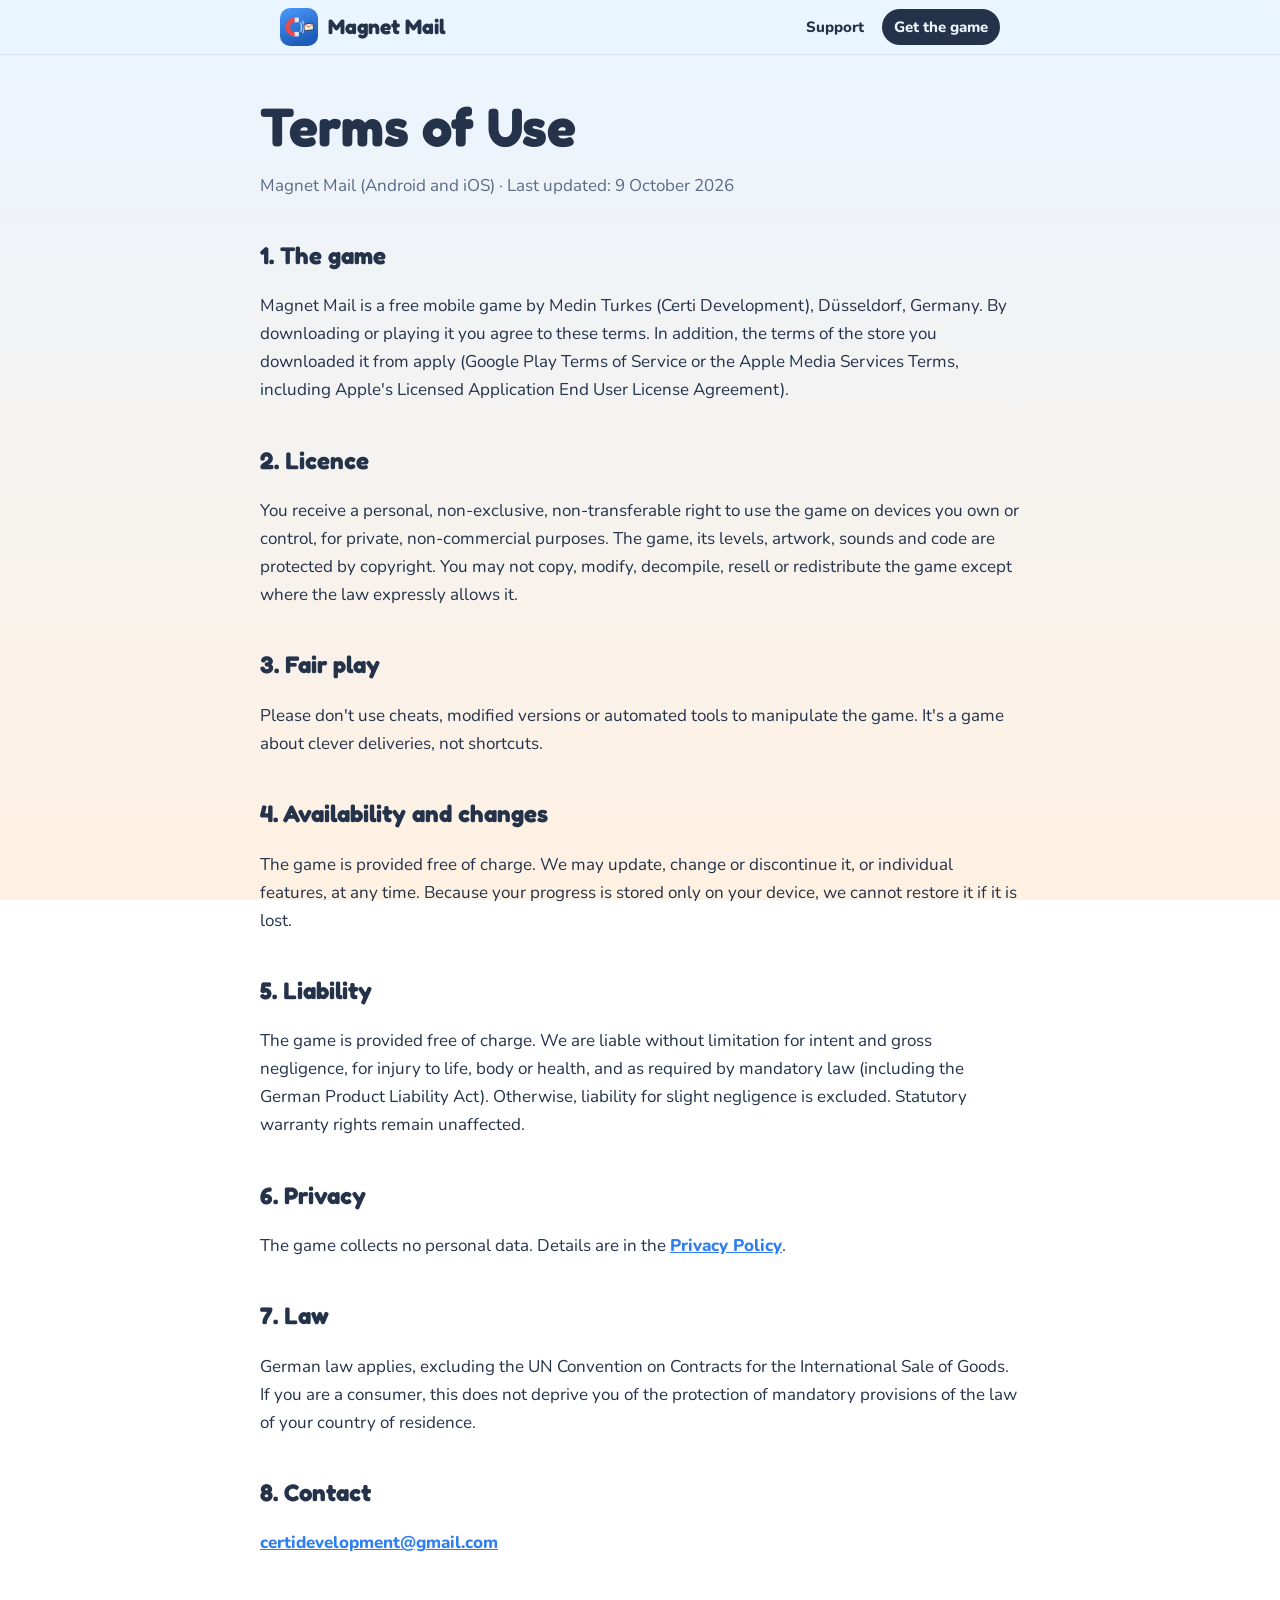
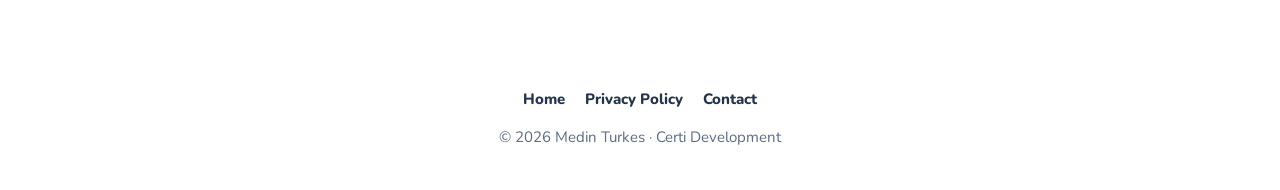
<file: terms.html>
<!doctype html>
<html lang="en">
<head>
<meta charset="utf-8">
<meta name="viewport" content="width=device-width, initial-scale=1">
<title>Terms of Use – Magnet Mail</title>
<meta name="description" content="Terms of use for the mobile game Magnet Mail">
<link rel="canonical" href="https://metur100.github.io/Magnet.Mail.Landing/terms.html">
<meta name="robots" content="index, follow">
<meta name="theme-color" content="#EAF4FF" media="(prefers-color-scheme: light)">
<meta name="theme-color" content="#0F1A2E" media="(prefers-color-scheme: dark)">
<link rel="icon" href="favicon.ico" sizes="48x48">
<link rel="icon" type="image/png" sizes="96x96" href="assets/favicon-96.png">
<link rel="apple-touch-icon" href="assets/apple-touch-icon.png">
<link rel="manifest" href="site.webmanifest">
<meta property="og:type" content="article">
<meta property="og:site_name" content="Magnet Mail">
<meta property="og:title" content="Terms of Use – Magnet Mail">
<meta property="og:url" content="https://metur100.github.io/Magnet.Mail.Landing/terms.html">
<meta property="og:image" content="https://metur100.github.io/Magnet.Mail.Landing/assets/og-image.jpg">
<meta name="twitter:card" content="summary_large_image">
<script type="application/ld+json">
{"@context":"https://schema.org","@type":"BreadcrumbList","itemListElement":[{"@type":"ListItem","position":1,"name":"Magnet Mail","item":"https://metur100.github.io/Magnet.Mail.Landing/"},{"@type":"ListItem","position":2,"name":"Terms of Use","item":"https://metur100.github.io/Magnet.Mail.Landing/terms.html"}]}
</script>
<link rel="stylesheet" href="assets/style.css">
</head>
<body>
<header class="top scrolled">
  <div class="wrap narrow">
    <a class="brand" href="./"><img src="assets/favicon-96.png" alt="" width="38" height="38">Magnet Mail</a>
    <nav><a class="opt" href="./#support">Support</a><a class="pill" href="./#download">Get the game</a></nav>
  </div>
</header>

<main class="wrap narrow doc">
  <h1>Terms of Use</h1>
  <p class="muted">Magnet Mail (Android and iOS) · Last updated: 9 October 2026</p>

  <h2>1. The game</h2>
  <p>Magnet Mail is a free mobile game by Medin Turkes (Certi Development), Düsseldorf, Germany. By downloading or playing it you agree to these terms. In addition, the terms of the store you downloaded it from apply (Google Play Terms of Service or the Apple Media Services Terms, including Apple's Licensed Application End User License Agreement).</p>

  <h2>2. Licence</h2>
  <p>You receive a personal, non-exclusive, non-transferable right to use the game on devices you own or control, for private, non-commercial purposes. The game, its levels, artwork, sounds and code are protected by copyright. You may not copy, modify, decompile, resell or redistribute the game except where the law expressly allows it.</p>

  <h2>3. Fair play</h2>
  <p>Please don't use cheats, modified versions or automated tools to manipulate the game. It's a game about clever deliveries, not shortcuts.</p>

  <h2>4. Availability and changes</h2>
  <p>The game is provided free of charge. We may update, change or discontinue it, or individual features, at any time. Because your progress is stored only on your device, we cannot restore it if it is lost.</p>

  <h2>5. Liability</h2>
  <p>The game is provided free of charge. We are liable without limitation for intent and gross negligence, for injury to life, body or health, and as required by mandatory law (including the German Product Liability Act). Otherwise, liability for slight negligence is excluded. Statutory warranty rights remain unaffected.</p>

  <h2>6. Privacy</h2>
  <p>The game collects no personal data. Details are in the <a href="privacy.html">Privacy Policy</a>.</p>

  <h2>7. Law</h2>
  <p>German law applies, excluding the UN Convention on Contracts for the International Sale of Goods. If you are a consumer, this does not deprive you of the protection of mandatory provisions of the law of your country of residence.</p>

  <h2>8. Contact</h2>
  <p><a href="mailto:certidevelopment@gmail.com">certidevelopment@gmail.com</a></p>
</main>

<footer>
  <div class="wrap">
    <nav>
      <a href="./">Home</a>
      <a href="privacy.html">Privacy Policy</a>
      <a href="mailto:certidevelopment@gmail.com">Contact</a>
    </nav>
    <p>© 2026 Medin Turkes · Certi Development</p>
  </div>
</footer>
</body>
</html>
</file>
<file: assets/style.css>
@font-face { font-family: "Fredoka"; src: url("fonts/Fredoka_600.woff2") format("woff2"); font-weight: 600; font-display: swap; }
@font-face { font-family: "Fredoka"; src: url("fonts/Fredoka_700.woff2") format("woff2"); font-weight: 700; font-display: swap; }
@font-face { font-family: "Nunito"; src: url("fonts/Nunito_400Regular.woff2") format("woff2"); font-weight: 400; font-display: swap; }
@font-face { font-family: "Nunito"; src: url("fonts/Nunito_800ExtraBold.woff2") format("woff2"); font-weight: 800; font-display: swap; }

:root {
  --bg: #EAF4FF;
  --bg2: #FFF1E2;
  --text: #24324A;
  --muted: #5B6B86;
  --accent: #2F7FF0;
  --accent-dark: #1D5CB8;
  --accent-soft: rgba(47, 127, 240, .12);
  --accent2: #EC4B4B;
  --card: #FFFFFF;
  --line: #24324A;
  --hairline: rgba(36, 50, 74, .1);
  --shadow: rgba(36, 50, 74, .16);
  --header: rgba(234, 244, 255, .75);
  --radius: 22px;
  --ease: cubic-bezier(.22, 1, .36, 1);
}
@media (prefers-color-scheme: dark) {
  :root {
    --bg: #0F1A2E;
    --bg2: #1F1B33;
    --text: #EAF2FF;
    --muted: #A9B8D3;
    --accent: #5B9BFF;
    --accent-dark: #2F6BD0;
    --accent-soft: rgba(91, 155, 255, .14);
    --accent2: #FF6B6B;
    --card: #1A2740;
    --line: #EAF2FF;
    --hairline: rgba(234, 242, 255, .12);
    --shadow: rgba(0, 0, 0, .45);
    --header: rgba(15, 26, 46, .72);
  }
}

* { box-sizing: border-box; }
html { scroll-behavior: smooth; scroll-padding-top: 80px; overflow-x: clip; }
body {
  margin: 0;
  min-height: 100vh;
  background: linear-gradient(180deg, var(--bg) 0%, var(--bg2) 100%) fixed;
  color: var(--text);
  font: 17px/1.65 "Nunito", system-ui, -apple-system, "Segoe UI", sans-serif;
  overflow-x: hidden;
}
h1, h2, h3, .brand, .display { font-family: "Fredoka", "Nunito", sans-serif; font-weight: 700; letter-spacing: 0; }
a { color: var(--accent); font-weight: 800; }
img { max-width: 100%; display: block; }
:focus-visible { outline: 3px solid var(--accent2); outline-offset: 3px; border-radius: 6px; }

.wrap { max-width: 1120px; margin: 0 auto; padding: 0 20px; }
.narrow { max-width: 760px; }
.muted { color: var(--muted); }

/* ---------- Scroll progress ---------- */
.progress {
  position: fixed; inset: 0 0 auto 0; height: 3px; z-index: 60;
  background: linear-gradient(90deg, var(--accent), var(--accent2));
  transform-origin: 0 50%; transform: scaleX(0);
}

/* ---------- Header ---------- */
header.top {
  position: sticky; top: 0; z-index: 50;
  padding: 14px 0;
  transition: background .3s, box-shadow .3s, padding .3s;
}
header.top.scrolled {
  background: var(--header);
  -webkit-backdrop-filter: saturate(160%) blur(14px);
  backdrop-filter: saturate(160%) blur(14px);
  box-shadow: 0 1px 0 var(--hairline);
  padding: 8px 0;
}
header.top .wrap { display: flex; align-items: center; justify-content: space-between; gap: 12px; }
.brand { display: flex; align-items: center; gap: 10px; color: var(--text); text-decoration: none; font-size: 21px; white-space: nowrap; }
.brand img { width: 38px; height: 38px; border-radius: 10px; transition: transform .4s var(--ease); }
.brand:hover img { transform: rotate(-12deg) scale(1.08); }
header nav { display: flex; align-items: center; gap: 6px; white-space: nowrap; }
header nav a { color: var(--text); text-decoration: none; font-size: 15px; padding: 6px 12px; border-radius: 999px; transition: background .2s, color .2s; }
header nav a:hover { background: var(--accent-soft); color: var(--accent); }
header nav a.pill { background: var(--text); color: var(--bg); }
header nav a.pill:hover { background: var(--accent); color: #fff; }
@media (max-width: 640px) {
  header nav a.opt { display: none; }
  .brand { font-size: 18px; }
  .brand img { width: 32px; height: 32px; }
}

/* ---------- Reveal on scroll ---------- */
.js .reveal { opacity: 0; transform: translateY(28px); transition: opacity .8s var(--ease), transform .8s var(--ease); transition-delay: calc(var(--i, 0) * 90ms); }
.js .reveal.in { opacity: 1; transform: none; }
.js .reveal.from-left { transform: translateX(-36px); }
.js .reveal.from-right { transform: translateX(36px); }
.js .reveal.zoom { transform: scale(.92); }
.js .reveal.in.from-left, .js .reveal.in.from-right, .js .reveal.in.zoom { transform: none; }

/* ---------- Hero ---------- */
.hero { position: relative; padding: 48px 0 72px; }
.hero-grid { display: grid; grid-template-columns: 1.05fr .95fr; align-items: center; gap: 48px; }
.eyebrow {
  display: inline-flex; align-items: center; gap: 8px;
  padding: 6px 14px; border-radius: 999px;
  background: var(--card); box-shadow: 0 0 0 1px var(--hairline), 0 6px 18px var(--shadow);
  font-size: 14px; font-weight: 800; color: var(--muted);
}
.eyebrow .dot { width: 8px; height: 8px; border-radius: 50%; background: var(--accent); box-shadow: 0 0 0 0 var(--accent); animation: ping 1.8s infinite; }
@keyframes ping { 70% { box-shadow: 0 0 0 9px transparent; } 100% { box-shadow: 0 0 0 0 transparent; } }

.hero h1 { font-size: clamp(52px, 8.4vw, 96px); line-height: .95; margin: 22px 0 18px; }
.hero h1 .line { display: block; }
.hero h1 .hot { color: var(--accent); display: inline-block; transform-origin: 50% 80%; animation: wiggle 3.2s ease-in-out infinite; }
@keyframes wiggle { 0%, 82%, 100% { transform: rotate(0); } 86% { transform: rotate(-6deg) scale(1.04); } 90% { transform: rotate(5deg) scale(1.04); } 94% { transform: rotate(-3deg); } }
.hero .tag { font-size: clamp(18px, 2.2vw, 22px); color: var(--muted); max-width: 500px; margin: 0; }
.hero .tag strong { color: var(--text); }

.stores { display: flex; flex-wrap: wrap; gap: 12px; margin: 32px 0 18px; }
.store {
  display: inline-flex; align-items: center; gap: 12px;
  min-width: 196px; padding: 11px 22px;
  background: var(--text); color: var(--bg);
  border-radius: 16px; text-decoration: none; text-align: left; line-height: 1.2;
  box-shadow: 0 10px 24px var(--shadow);
  transition: transform .25s var(--ease), box-shadow .25s var(--ease);
}
.store:hover { transform: translateY(-3px); box-shadow: 0 16px 32px var(--shadow); }
.store svg { width: 26px; height: 26px; flex: none; fill: currentColor; }
.store small { display: block; font-weight: 400; font-size: 12px; opacity: .75; }
.store span { font-weight: 800; font-size: 18px; }
.store[aria-disabled="true"] { cursor: default; }
.checks { display: flex; flex-wrap: wrap; gap: 6px 18px; padding: 0; margin: 0; list-style: none; font-size: 15px; color: var(--muted); font-weight: 800; }
.checks li::before { content: "✓"; color: var(--accent); margin-right: 6px; }

/* Phone mockups */
.phones { position: relative; height: 600px; }
.phone-set { position: absolute; inset: 0; }
.phone {
  position: absolute; width: 250px; aspect-ratio: 480 / 1043;
  border-radius: 38px; padding: 9px;
  background: #1D2638;
  box-shadow: 0 30px 60px -10px var(--shadow), inset 0 0 0 2px rgba(255, 255, 255, .08);
}
.phone img { width: 100%; height: 100%; object-fit: cover; border-radius: 30px; }
.phones .p-main { left: 50%; top: 20px; margin-left: -125px; z-index: 3; }
.phones .p-left { left: 50%; top: 70px; margin-left: -270px; z-index: 2; width: 210px; transform: rotate(-9deg); opacity: .95; }
.phones .p-right { left: 50%; top: 70px; margin-left: 60px; z-index: 1; width: 210px; transform: rotate(9deg); opacity: .95; }
.float { animation: float 6s ease-in-out infinite; }
.float.slow { animation-duration: 7.5s; animation-delay: -2s; }
.float.slower { animation-duration: 8.5s; animation-delay: -4s; }
@keyframes float { 50% { translate: 0 -14px; } }
.parallax { will-change: transform; }

.blob { position: absolute; border-radius: 50%; filter: blur(60px); opacity: .55; z-index: -1; pointer-events: none; animation: drift 14s ease-in-out infinite alternate; }
.blob.b1 { width: 380px; height: 380px; background: #8FC0FF; top: -40px; right: 4%; }
.blob.b2 { width: 300px; height: 300px; background: #FF9C9C; bottom: 0; left: -80px; animation-delay: -6s; }
@media (prefers-color-scheme: dark) { .blob { opacity: .28; } }
@keyframes drift { to { transform: translate(40px, 30px) scale(1.1); } }

.sticker {
  position: absolute; z-index: 4; font-size: 40px; line-height: 1;
  filter: drop-shadow(0 8px 12px var(--shadow));
  animation: bob 5s ease-in-out infinite;
}
.sticker.s1 { left: 6%; top: 8%; }
.sticker.s2 { right: 2%; top: 2%; animation-delay: -1.5s; }
.sticker.s3 { left: 12%; bottom: 6%; animation-delay: -3s; }
@keyframes bob { 50% { transform: translateY(-12px) rotate(8deg); } }

@media (max-width: 900px) {
  .hero { padding-top: 24px; text-align: center; }
  .hero-grid { grid-template-columns: 1fr; gap: 16px; }
  .hero .tag { margin: 0 auto; }
  .stores, .checks { justify-content: center; }
  .phones { height: 470px; margin-top: 8px; }
  .phone { width: 200px; border-radius: 32px; padding: 7px; }
  .phone img { border-radius: 26px; }
  .phones .p-main { margin-left: -100px; top: 10px; }
  .phones .p-left, .phones .p-right { width: 168px; top: 50px; }
  .phones .p-left { margin-left: -205px; }
  .phones .p-right { margin-left: 37px; }
}

/* ---------- Marquee ---------- */
.marquee {
  overflow: hidden; background: var(--text); color: var(--bg);
  transform: rotate(-2deg); margin: 0 -20px; padding: 14px 0;
  box-shadow: 0 14px 30px var(--shadow);
}
.marquee .track { display: flex; width: max-content; animation: marquee 32s linear infinite; }
.marquee span { font: 700 26px "Fredoka", sans-serif; white-space: nowrap; padding-right: 28px; }
.marquee span em { font-style: normal; color: var(--accent); padding-left: 28px; }
@keyframes marquee { to { transform: translateX(-50%); } }

/* ---------- Sections ---------- */
section { padding: 96px 0; }
.kicker { display: block; text-align: center; font-size: 14px; font-weight: 800; letter-spacing: .14em; text-transform: uppercase; color: var(--accent); margin-bottom: 10px; }
section h2 { font-size: clamp(34px, 5.4vw, 52px); text-align: center; margin: 0 0 12px; line-height: 1.05; }
section .lead { text-align: center; color: var(--muted); margin: 0 auto 48px; max-width: 580px; font-size: 18px; }
@media (max-width: 640px) { section { padding: 72px 0; } }

/* Stats */
.stats { display: grid; grid-template-columns: repeat(4, 1fr); gap: 16px; }
.stat { text-align: center; padding: 26px 12px; border-radius: var(--radius); background: var(--card); box-shadow: 0 0 0 1px var(--hairline), 0 12px 30px -12px var(--shadow); }
.stat b { display: block; font: 700 54px/1 "Fredoka", sans-serif; color: var(--accent); }
.stat span { display: block; margin-top: 8px; font-weight: 800; color: var(--muted); font-size: 15px; }
@media (max-width: 720px) { .stats { grid-template-columns: repeat(2, 1fr); } .stat b { font-size: 44px; } }

/* Gallery */
.gallery-wrap { position: relative; }
.gallery {
  display: flex; gap: 28px; overflow-x: auto; scroll-snap-type: x mandatory;
  padding: 20px max(20px, calc((100vw - 1120px) / 2 + 20px)) 36px;
  scrollbar-width: none;
}
.gallery::-webkit-scrollbar { display: none; }
.shot { flex: none; width: 230px; margin: 0; scroll-snap-align: center; text-align: center; }
@media (max-width: 640px) { .shot { width: 190px; } .gallery { gap: 20px; } }
.shot .phone { position: relative; width: 100%; transition: transform .5s var(--ease); }
.shot:hover .phone { transform: translateY(-8px) rotate(-1.5deg); }
.shot h3 { margin: 18px 0 2px; font-size: 21px; }
.shot p { margin: 0; color: var(--muted); font-size: 15px; }
.gallery-nav { display: flex; justify-content: center; gap: 12px; }
.gallery-nav button {
  width: 48px; height: 48px; border-radius: 50%; border: 0; cursor: pointer;
  background: var(--card); color: var(--text); font-size: 20px; font-weight: 800;
  box-shadow: 0 0 0 1px var(--hairline), 0 8px 20px var(--shadow);
  transition: transform .2s var(--ease), background .2s;
}
.gallery-nav button:hover { transform: scale(1.08); background: var(--accent); color: #fff; }

/* Try it */
.tryit {
  position: relative; overflow: hidden; text-align: center;
  border-radius: 32px; padding: 64px 24px 56px;
  background: var(--card); box-shadow: 0 0 0 1px var(--hairline), 0 30px 60px -20px var(--shadow);
}
.tryit h2 { margin-bottom: 6px; }
.tryit .lead { margin-bottom: 8px; }

/* Features */
.grid { display: grid; grid-template-columns: repeat(3, 1fr); gap: 20px; }
@media (max-width: 900px) { .grid { grid-template-columns: repeat(2, 1fr); } }
@media (max-width: 600px) { .grid { grid-template-columns: 1fr; } }
.feature {
  padding: 28px 26px; border-radius: var(--radius); background: var(--card);
  box-shadow: 0 0 0 1px var(--hairline), 0 12px 30px -14px var(--shadow);
  transition: transform .35s var(--ease), box-shadow .35s var(--ease);
}
.feature:hover { transform: translateY(-6px); box-shadow: 0 0 0 1px var(--hairline), 0 24px 44px -14px var(--shadow); }
.feature .ico {
  width: 56px; height: 56px; border-radius: 16px; display: grid; place-items: center;
  font-size: 28px; background: var(--accent-soft); margin-bottom: 18px;
  transition: transform .5s var(--ease);
}
.feature:hover .ico { transform: rotate(-10deg) scale(1.1); }
.feature h3 { font-size: 23px; margin: 0 0 6px; }
.feature p { margin: 0; color: var(--muted); }

/* FAQ */
.faq details {
  background: var(--card); border-radius: 18px; margin-bottom: 12px;
  box-shadow: 0 0 0 1px var(--hairline), 0 8px 20px -12px var(--shadow);
  transition: box-shadow .3s;
}
.faq details[open] { box-shadow: 0 0 0 2px var(--accent), 0 14px 30px -14px var(--shadow); }
.faq summary { cursor: pointer; font-weight: 800; padding: 18px 56px 18px 22px; list-style: none; position: relative; }
.faq summary::-webkit-details-marker { display: none; }
.faq summary::after {
  content: "+"; position: absolute; right: 20px; top: 50%; width: 26px; height: 26px; margin-top: -13px;
  display: grid; place-items: center; border-radius: 50%; background: var(--accent-soft); color: var(--accent);
  font-size: 20px; line-height: 1; transition: transform .3s var(--ease);
}
.faq details[open] summary::after { transform: rotate(45deg); }
.faq details p { margin: 0; padding: 0 22px 20px; color: var(--muted); }
.faq details[open] p { animation: fadeDown .35s var(--ease); }
@keyframes fadeDown { from { opacity: 0; transform: translateY(-6px); } }
.contact { text-align: center; margin-top: 32px; color: var(--muted); }

/* CTA */
.cta {
  position: relative; overflow: hidden; text-align: center; color: #EAF4FF;
  border-radius: 36px; padding: 72px 24px;
  background: radial-gradient(circle at 20% 0%, #24508F 0, transparent 55%), radial-gradient(circle at 90% 100%, #8F2B3A 0, transparent 50%), #13213D;
  box-shadow: 0 40px 80px -30px var(--shadow);
}
.cta img { width: 96px; height: 96px; border-radius: 24px; margin: 0 auto 22px; box-shadow: 0 18px 40px rgba(0, 0, 0, .4); animation: float 6s ease-in-out infinite; }
.cta h2 { color: #EAF4FF; }
.cta p { color: #C7D6F0; margin: 0 auto; max-width: 480px; }
.cta .stores { justify-content: center; }
.cta .store { background: #EAF4FF; color: #13213D; }

/* ---------- Legal pages ---------- */
.doc { padding: 24px 0 64px; }
.doc h1 { font-size: clamp(36px, 7vw, 54px); line-height: 1.05; margin: 20px 0 6px; }
.doc h2 { font-size: 24px; text-align: left; margin: 36px 0 8px; }
.card {
  background: var(--card); border-radius: var(--radius); padding: 4px 22px;
  box-shadow: 0 0 0 1px var(--hairline), 0 12px 30px -14px var(--shadow);
}
.doc .card { margin-top: 24px; border-left: 5px solid var(--accent); }
.doc ul { padding-left: 22px; }
.doc li { margin: 4px 0; }

/* 404 */
.notfound { text-align: center; padding: 18vh 0; }
.notfound h1 { font-size: clamp(90px, 20vw, 160px); line-height: 1; margin: 0; color: var(--accent); animation: wiggle 2.4s ease-in-out infinite; }
.notfound p { font-size: 20px; color: var(--muted); }

/* ---------- Footer ---------- */
footer { padding: 48px 0 40px; text-align: center; font-size: 15px; color: var(--muted); }
footer nav { display: flex; flex-wrap: wrap; justify-content: center; gap: 4px 20px; }
footer nav a { color: var(--text); text-decoration: none; }
footer nav a:hover { color: var(--accent); }
footer p { margin: 14px 0 0; }

/* ---------- Reduced motion ---------- */
@media (prefers-reduced-motion: reduce) {
  html { scroll-behavior: auto; }
  *, *::before, *::after { animation: none !important; transition: none !important; }
  .js .reveal { opacity: 1; transform: none; }
}

/* About (SEO copy) */
.about h2 { margin-bottom: 28px; }
.about p { font-size: 18px; margin: 0 0 18px; color: var(--muted); }
.about p strong, .about p em { color: var(--text); }
.shot figcaption { display: block; }

/* ---------- Try it: mini delivery ---------- */
.toy { position: relative; margin: 26px auto 0; max-width: 620px; }
.toy canvas {
  display: block; width: 100%; aspect-ratio: 2 / 1; border-radius: 22px;
  background: linear-gradient(180deg, #CFE6FF 0%, #F4F9FF 70%);
  box-shadow: inset 0 0 0 1px var(--hairline);
  touch-action: none;
}
.toy-hud { position: absolute; top: 12px; left: 14px; right: 14px; display: flex; justify-content: space-between; pointer-events: none; font-weight: 800; font-size: 14px; color: #24324A; }
.toy-hud span { background: rgba(255, 255, 255, .85); padding: 3px 10px; border-radius: 999px; }
.pad { display: grid; grid-template-columns: 1fr 1fr; gap: 12px; margin-top: 14px; }
.pad button {
  border: 0; cursor: pointer; border-radius: 18px; padding: 14px 10px 12px;
  color: #fff; font: 700 21px/1.1 "Fredoka", sans-serif; letter-spacing: .02em;
  user-select: none; -webkit-user-select: none; touch-action: none;
  transition: transform .08s, box-shadow .08s, filter .2s;
}
.pad button small { display: block; font: 800 12px "Nunito", sans-serif; opacity: .85; letter-spacing: 0; margin-top: 2px; }
.pad .attract { background: linear-gradient(180deg, #4C9BFF, #2F7FF0); box-shadow: 0 7px 0 #1D5CB8, 0 14px 24px var(--shadow); }
.pad .repel { background: linear-gradient(180deg, #FF6B6B, #EC4B4B); box-shadow: 0 7px 0 #B8323A, 0 14px 24px var(--shadow); }
.pad button.down { transform: translateY(6px); box-shadow: 0 1px 0 rgba(0, 0, 0, .25), 0 6px 12px var(--shadow); filter: brightness(1.08); }
.toy-foot { display: flex; align-items: center; justify-content: space-between; gap: 12px; margin-top: 14px; }
.toy-msg { margin: 0; min-height: 1.6em; font-weight: 800; font-size: 18px; color: var(--accent); text-align: left; }
.toy-msg.pop { animation: pop .4s var(--ease); }
@keyframes pop { from { transform: scale(.7); opacity: 0; } }
.reset { border: 0; cursor: pointer; border-radius: 999px; padding: 8px 16px; font: 800 15px "Nunito", sans-serif; background: var(--accent-soft); color: var(--accent); }
.reset:hover { background: var(--accent); color: #fff; }
</file>
